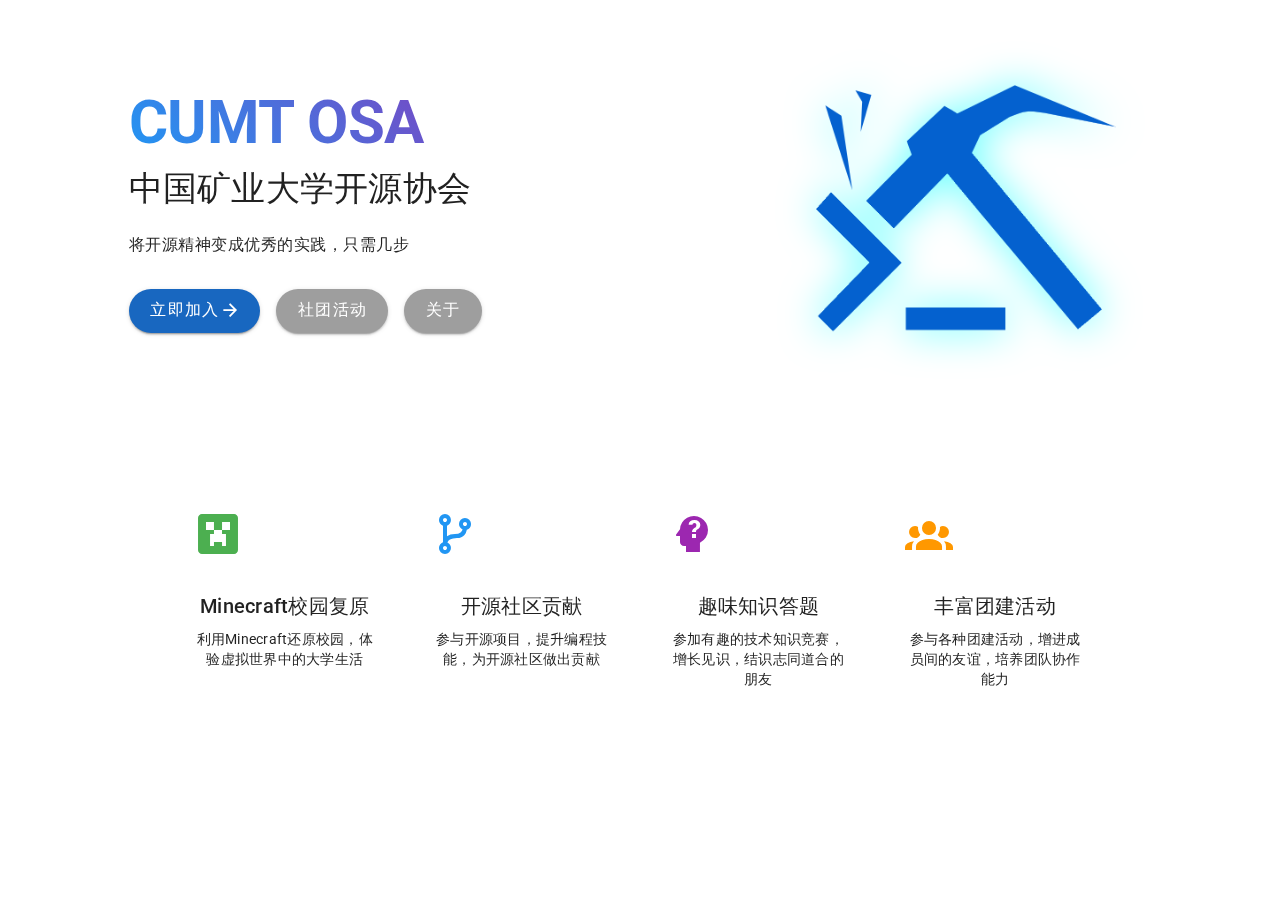
<file: index.html>
<!DOCTYPE html>
<html lang="en">

<head>
  <link rel="preconnect" href="https://fonts.gstatic.com/" crossorigin="anonymous">
  <link rel="preload" as="style" onload="this.rel='stylesheet'" href="https://fonts.googleapis.com/css2?family=Roboto:wght@100;300;400;500;700;900&display=swap">
  <link rel="preload" as="font" type="font/eot" href="assets/materialdesignicons-webfont-CSr8KVlo.eot" crossorigin="anonymous">
  <link rel="preload" as="font" type="font/woff2" href="assets/materialdesignicons-webfont-Dp5v-WZN.woff2" crossorigin="anonymous">
  <link rel="preload" as="font" type="font/woff" href="assets/materialdesignicons-webfont-PXm3-2wK.woff" crossorigin="anonymous">
  <link rel="preload" as="font" type="font/ttf" href="assets/materialdesignicons-webfont-B7mPwVP_.ttf" crossorigin="anonymous">

  <meta charset="UTF-8" />
  <link rel="icon" href="./favicon.ico" />
  <meta name="viewport" content="width=device-width, initial-scale=1.0" />
  <title>CUMT 开源协会</title>
  <script type="module" crossorigin src="./assets/index-bwGyfxt0.js"></script>
  <link rel="stylesheet" crossorigin href="./assets/index-Bwqsukr7.css">
</head>

<body>
  <div id="app" ></div>
</body>

</html>
</file>
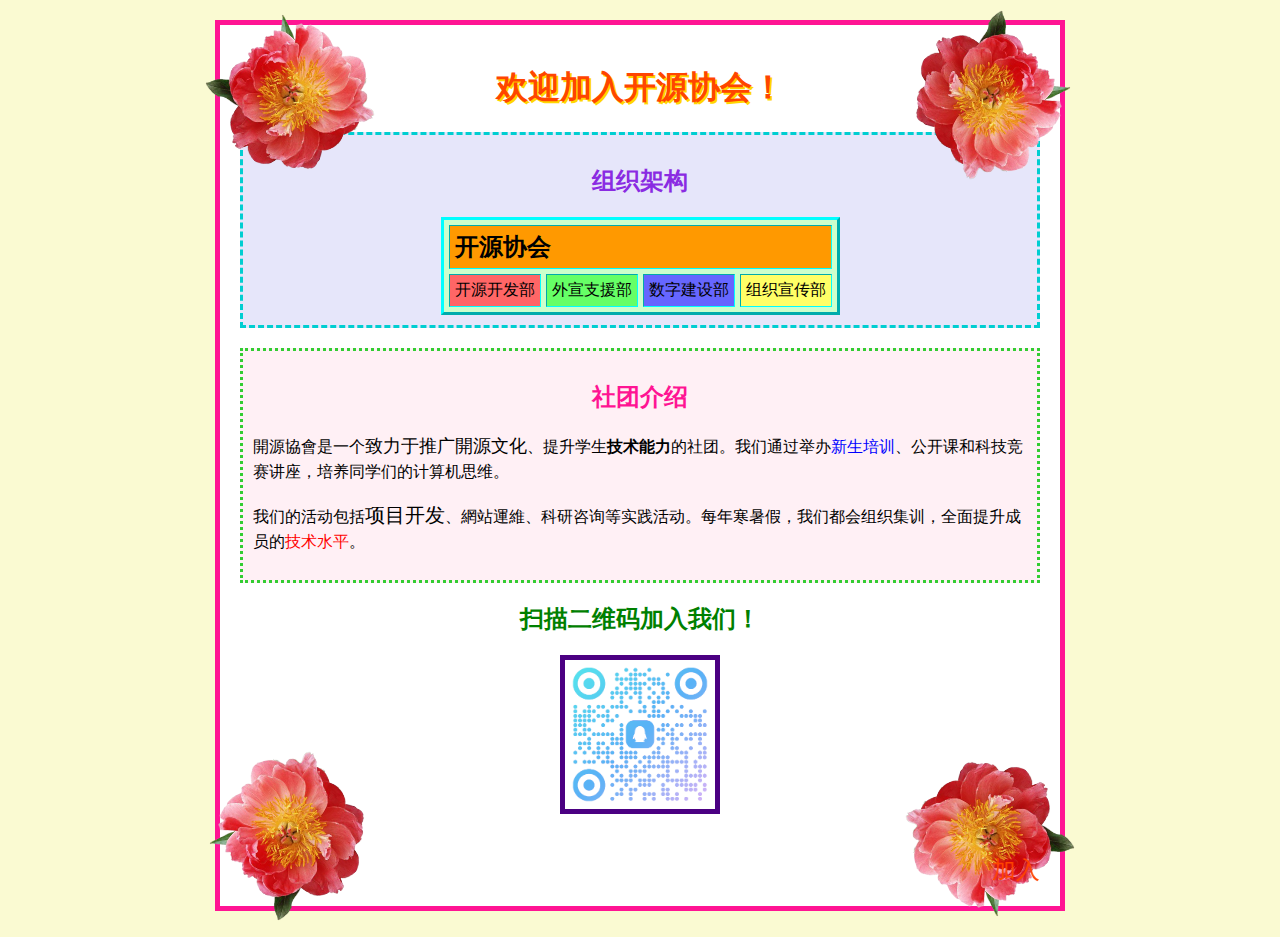
<file: welcome.html>
<html>
<head>
<meta charset='UTF8'>
  <style>
    body {
      font-family: "Comic Sans MS", cursive, sans-serif;
      background-color: #FAFAD2;
      margin: 0;
      padding: 20px;
    }
    .container {
      max-width: 800px;
      margin: 0 auto;
      background-color: white;
      border: 5px solid #FF1493;
      padding: 20px;
      position: relative;
    }
    h1 {
      color: #FF4500;
      text-align: center;
      text-shadow: 2px 2px #FFD700;
    }
    .org-chart {
      border: 3px dashed #00CED1;
      padding: 10px;
      margin: 20px 0;
      background-color: #E6E6FA;
    }
    .intro {
      border: 3px dotted #32CD32;
      padding: 10px;
      margin: 20px 0;
      background-color: #FFF0F5;
    }
    .flower {
      position: absolute;
      width: 150px;
      height: 150px;
    }
    .qr-code {
      display: block;
      width: 150px;
      margin: 20px auto;
      border: 5px solid #4B0082;
    }
    .blink {
      animation: blinker 1s linear infinite;
    }
    @keyframes blinker {
      50% { opacity: 0; }
    }
  </style>
</head>
<body>
  <div class="container">
    <h1>欢迎加入开源协会！</h1>
    
    <img src="./flower.png" alt="花朵装饰" class="flower" style="top: 0; left: 0; transform: rotate(-45deg);">
    <img src="./flower.png" alt="花朵装饰" class="flower" style="top: 0; right: 0; transform: rotate(45deg);">
    
    <div class="org-chart">
      <h2 style="color: #8A2BE2; text-align: center;">组织架构</h2>
      <table border="3" cellpadding="5" cellspacing="5" align="center" style="border-color: #00FFFF; background-color: #CCFFCC;">
        <tr>
          <td colspan="4" style="background-color: #FF9900; font-weight: bold; font-size: 24px;">开源协会</td>
        </tr>
        <tr>
          <td style="background-color: #FF6666;">开源开发部</td>
          <td style="background-color: #66FF66;">外宣支援部</td>
          <td style="background-color: #6666FF;">数字建设部</td>
          <td style="background-color: #FFFF66;">组织宣传部</td>
        </tr>
      </table>
    </div>
    
    <div class="intro">
      <h2 style="color: #FF1493; text-align: center;">社团介绍</h2>
      <p style="font-family: SimSun, serif; line-height: 1.5;">
        開源協會是一个<span style="font-family: SimHei, sans-serif; font-size: 18px;">致力于推广開源文化</span>、提升学生<strong>技术能力</strong>的社团。我们通过举办<span style="font-family: 'Arial Black', sans-serif; color: #0000FF;">新生培训</span>、公开课和科技竞赛讲座，<span style="font-variant: small-caps;">培养同学们的计算机思维</span>。
      </p>
      <p style="font-family: KaiTi, serif; line-height: 1.5;">
        我们的活动包括<span style="font-size: 20px;">项目开发</span>、網站運維、科研咨询等实践活动。每年寒暑假，我们都会组织集训，全面提升成员的<span class="blink" style="color: #FF0000;">技术水平</span>。
      </p>
    </div>
    
    <img src="./flower.png" alt="花朵装饰" class="flower" style="bottom: 0; left: 0; transform: rotate(-135deg);">
    <img src="./flower.png" alt="花朵装饰" class="flower" style="bottom: 0; right: 0; transform: rotate(135deg);">
    
    <div style="text-align: center;">
      <h2 style="color: #008000;">扫描二维码加入我们！</h2>
      <img src="./QR.png" alt="加入群二维码" class="qr-code">
    </div>
    
    <marquee style="color: #FF4500; font-size: 24px; margin-top: 20px;">加入开源协会，成为开源大师！</marquee>
  </div>
</body>
</html>
</file>
